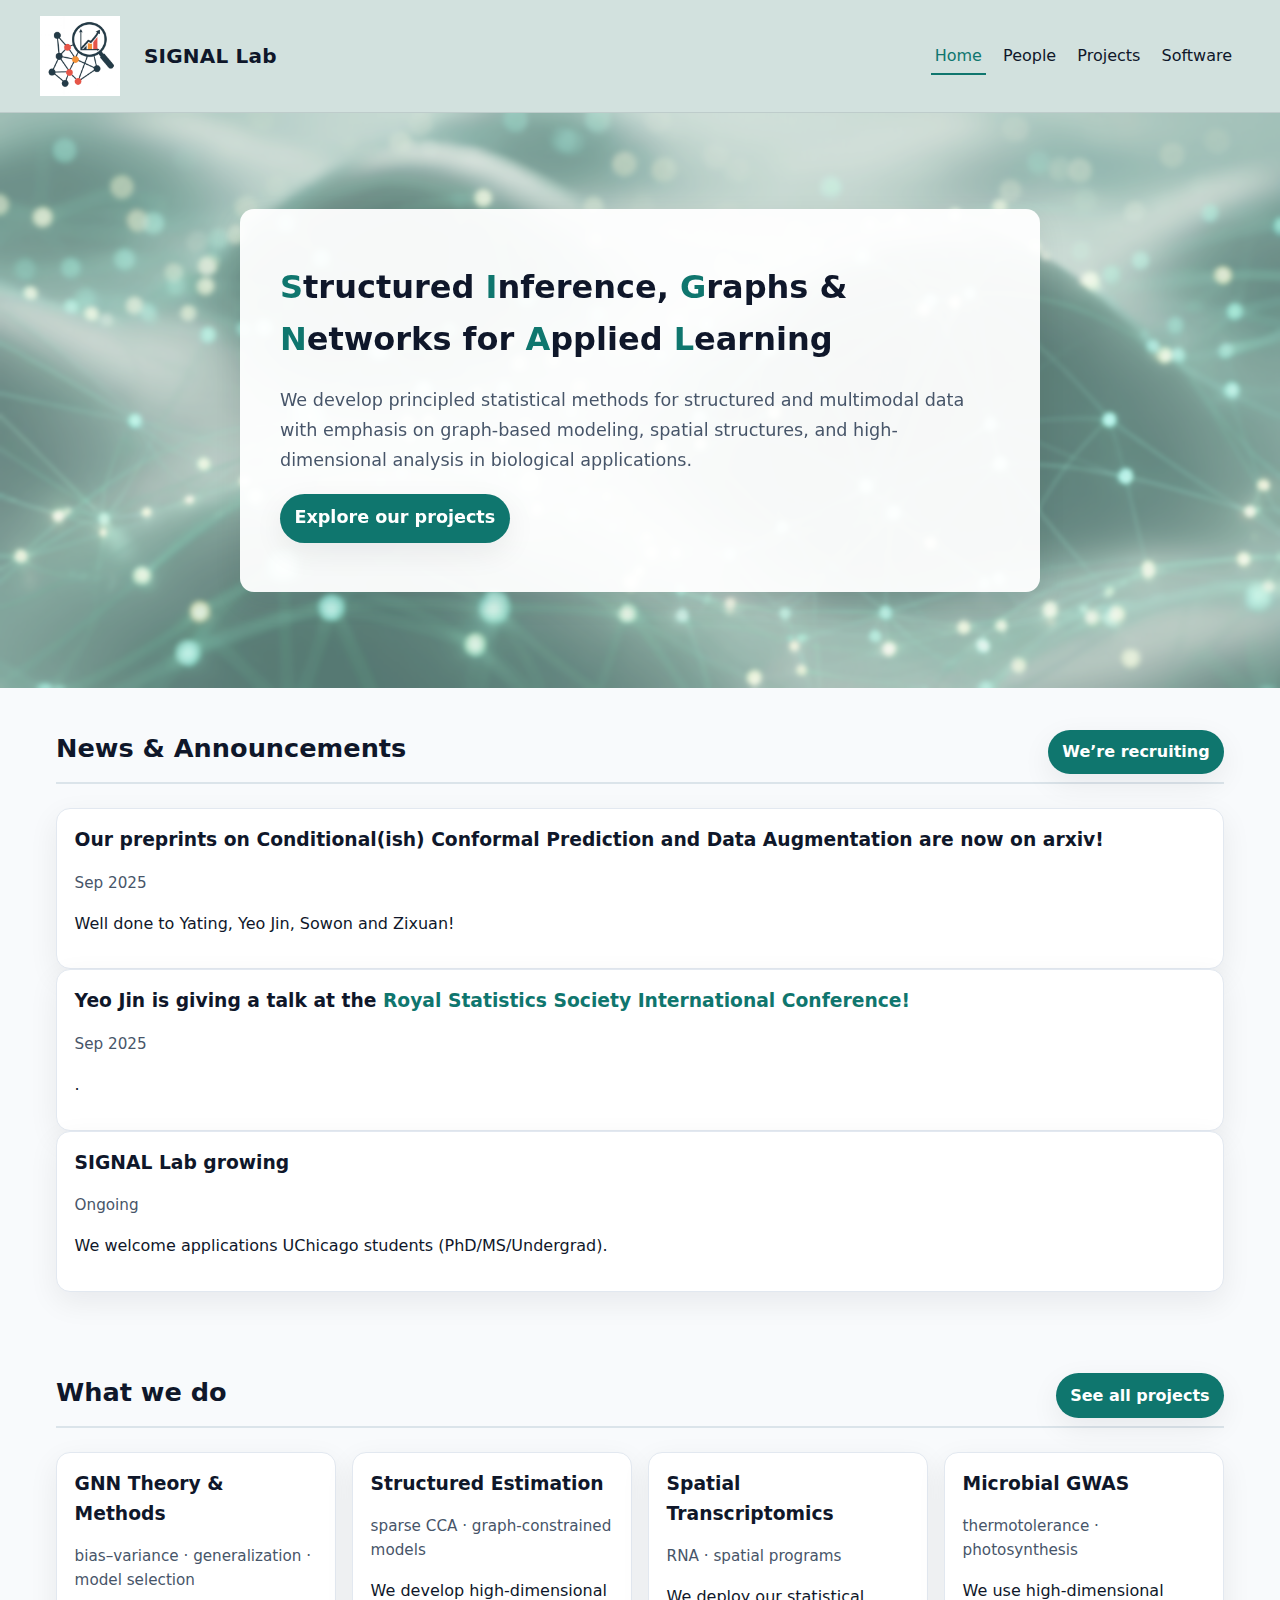
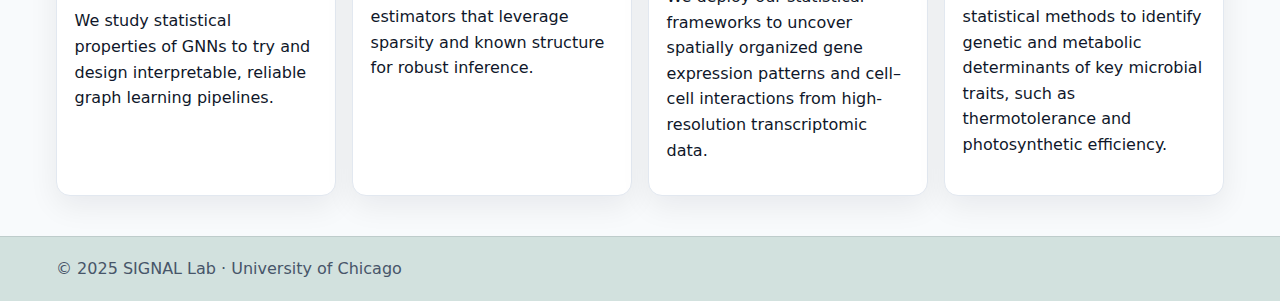
<file: index.html>
<!DOCTYPE html>
<html lang="en">
<head>
  <meta charset="utf-8" />
  <meta name="viewport" content="width=device-width,initial-scale=1" />
  <title>SIGNAL Lab | Home</title>
  <link rel="stylesheet" href="assets/styles.css" />
</head>
<body>
  <a href="#main" class="skip-link">Skip to content</a>

  <header class="site-header">
    <div class="container nav" role="navigation" aria-label="Main navigation">
      <a class="brand" href="index.html">
        <img src="images/logo.jpeg" alt="SIGNAL Lab logo" class="lab-logo" />
        <span class="name">SIGNAL Lab</span>
      </a>
      <nav class="primary-nav">
        <a href="index.html" class="current" aria-current="page">Home</a>
        <a href="people.html">People</a>
        <a href="projects.html">Projects</a>
        <a href="software.html">Software</a>
      </nav>
    </div>
  </header>

  <main id="main">

    <section class="section section-people">
      <div class="overlay-box">
        <h1>
          <span class="sig">S</span>tructured 
          <span class="sig">I</span>nference, 
          <span class="sig">G</span>raphs & 
          <span class="sig">N</span>etworks for 
          <span class="sig">A</span>pplied 
          <span class="sig">L</span>earning
        </h1>
        <p>
          We develop principled statistical methods for structured and multimodal data with emphasis on graph-based modeling, spatial structures, and high-dimensional analysis in biological applications.
        </p>
        <p style="margin-top:1rem;">
          <a class="btn" href="projects.html">Explore our projects</a>
        </p>
      </div>
    </section>
    


    <section class="section">
      <div class="container">
        <div class="section-header">
          <h2>News & Announcements</h2>
          <a class="btn" href="people.html">We’re recruiting</a>
        </div>

        <article class="card">
          <h3>Our preprints on Conditional(ish) Conformal Prediction and Data Augmentation are now on arxiv!</h3>
          <p class="meta">Sep 2025</p>
          <p>Well done to Yating, Yeo Jin, Sowon and Zixuan!</p>
        </article>

          <article class="card">
            <h3>Yeo Jin is giving a talk at the <a href="https://rss.org.uk/training-events/conference-2025/">Royal Statistics Society International Conference!</a></h3>
            <p class="meta">Sep 2025</p>
            <p>.</p>
          </article>


          <article class="card">
            <h3>SIGNAL Lab growing</h3>
            <p class="meta">Ongoing</p>
            <p>We welcome applications UChicago students (PhD/MS/Undergrad).</p>
          </article>
        </div>
      </div>
    </section>

    <section class="section" aria-labelledby="overview">
      <div class="container">
        <div class="section-header">
          <h2 id="overview">What we do</h2>
          <a class="btn" href="projects.html">See all projects</a>
        </div>

        <div class="grid grid-3">
          <article class="card">
            <h3>GNN Theory & Methods</h3>
            <p class="meta">bias–variance · generalization · model selection</p>
            <p>We study statistical properties of GNNs to try and design interpretable, reliable graph learning pipelines.</p>
          </article>
          <article class="card">
            <h3>Structured Estimation</h3>
            <p class="meta">sparse CCA · graph‑constrained models</p>
            <p>We develop high‑dimensional estimators that leverage sparsity and known structure for robust inference.</p>
          </article>
          <article class="card">
            <h3>Spatial Transcriptomics</h3>
            <p class="meta">RNA · spatial programs</p>
            <p>We deploy our statistical frameworks to uncover spatially organized gene expression patterns and cell–cell interactions from high-resolution transcriptomic data.</p>
          </article>
          <article class="card">
            <h3>Microbial GWAS</h3>
            <p class="meta">thermotolerance · photosynthesis</p>
            <p>We use high-dimensional statistical methods to identify genetic and metabolic determinants of key microbial traits, such as thermotolerance and photosynthetic efficiency.</p>
          </article>
        </div>
      </div>
    </section>
  </main>

  <footer class="site-footer">
    <div class="container">
      &copy; 2025 SIGNAL Lab · University of Chicago
    </div>
  </footer>
</body>
</html>
</file>
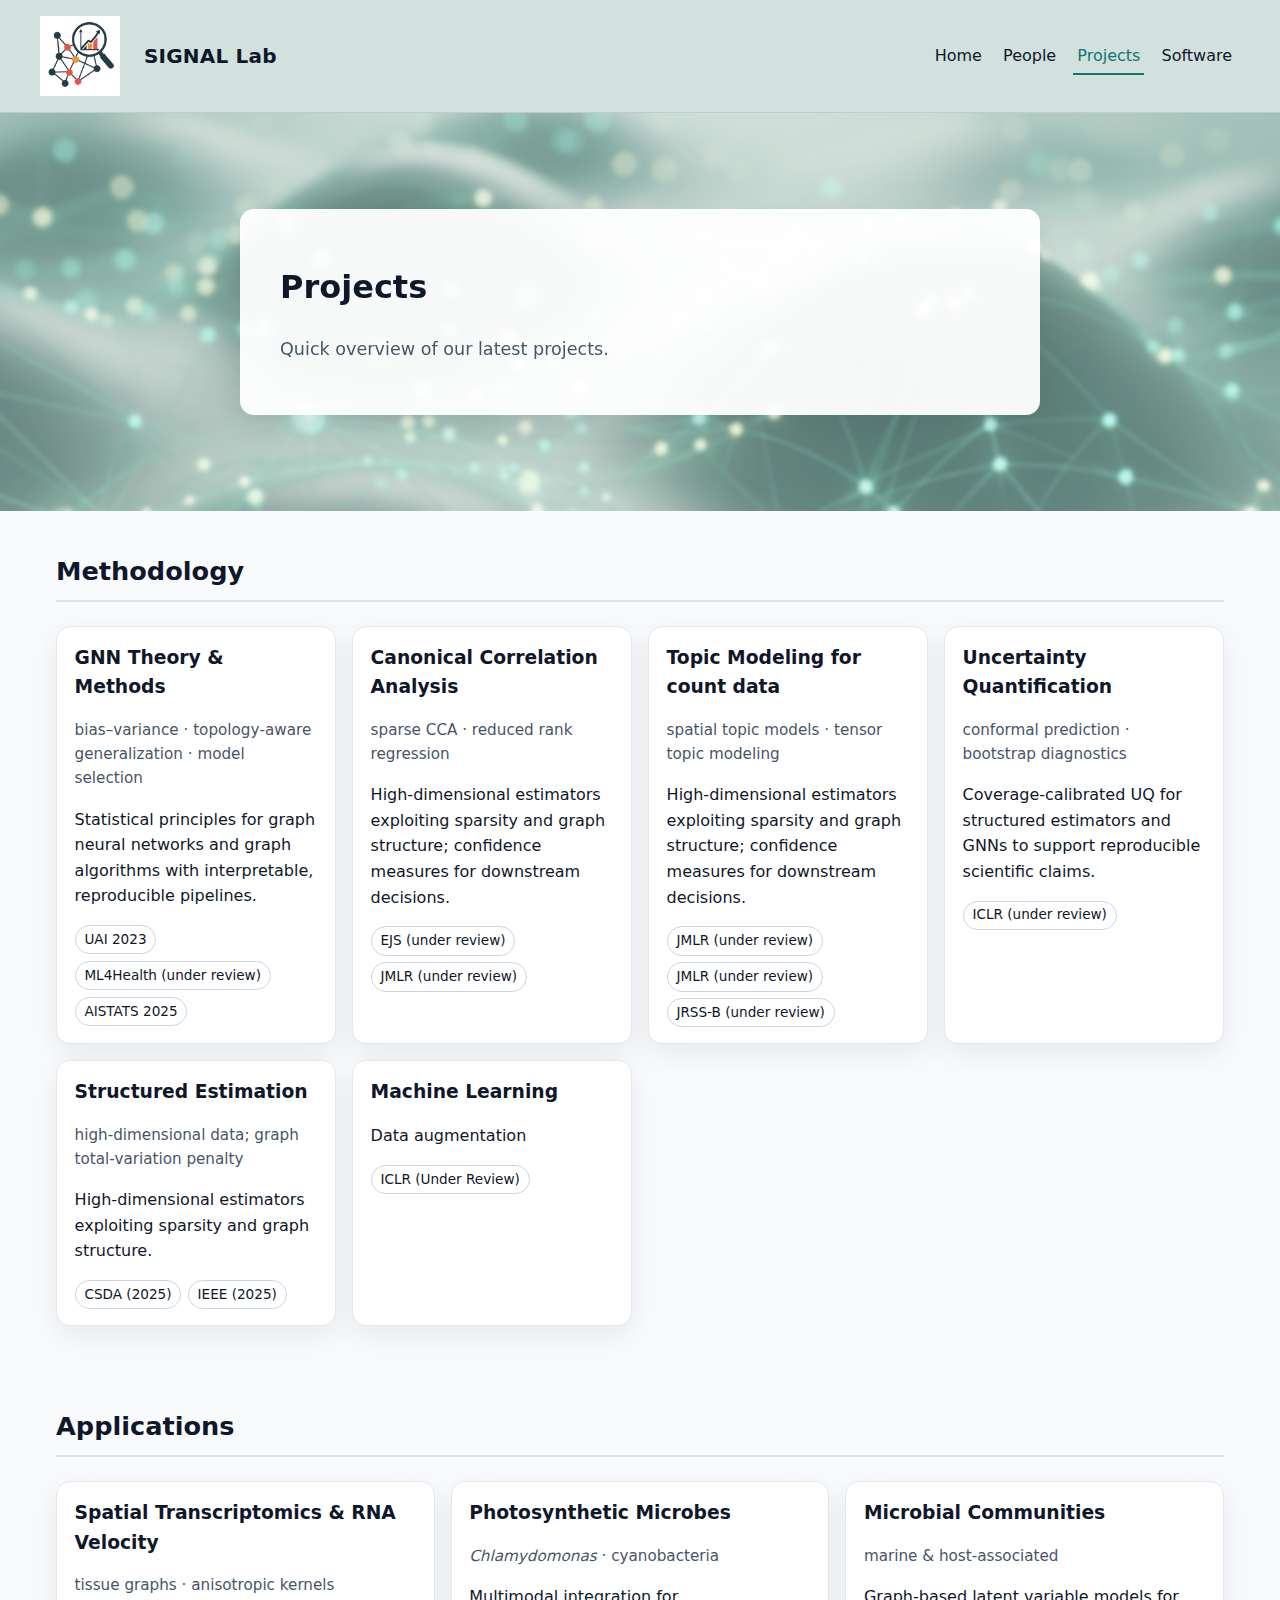
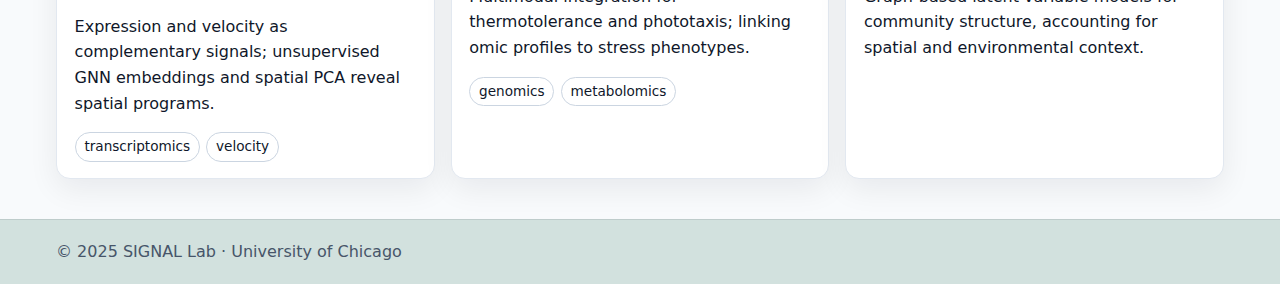
<file: projects.html>
<!DOCTYPE html>
<html lang="en">
<head>
  <meta charset="utf-8" />
  <meta name="viewport" content="width=device-width,initial-scale=1" />
  <title>SIGNAL Lab | Projects</title>
  <link rel="stylesheet" href="assets/styles.css" />
</head>
<body>
  <a href="#main" class="skip-link">Skip to content</a>

  <header class="site-header">
    <div class="container nav" role="navigation" aria-label="Main navigation">
      <a class="brand" href="index.html">
        <img src="images/logo.jpeg" alt="SIGNAL Lab logo" class="lab-logo" />
        <span class="name">SIGNAL Lab</span>
      </a>
      <nav class="primary-nav">
        <a href="index.html">Home</a>
        <a href="people.html">People</a>
        <a href="projects.html" class="current" aria-current="page">Projects</a>
        <a href="software.html">Software</a>
      </nav>
    </div>
  </header>

  <main id="main">

    <section class="section section-people">
      <div class="overlay-box">
        <h1>Projects</h1>
        <p>Quick overview of our latest projects.</p>
      </div>
    </section>

    <section class="section">
      <div class="container">
        <div class="section-header"><h2>Methodology</h2></div>
        <div class="grid grid-3">
          <article class="card">
            <h3>GNN Theory & Methods</h3>
            <p class="meta">bias–variance · topology‑aware generalization · model selection</p>
            <p>Statistical principles for graph neural networks and graph algorithms with interpretable, reproducible pipelines.</p>
            <div class="tags">
              <a class="tag" href="https://arxiv.org/pdf/2207.05887" target="_blank" rel="noopener noreferrer">UAI 2023</a>
              <a class="tag" href="https://arxiv.org/pdf/2505.14867" target="_blank" rel="noopener noreferrer"> ML4Health (under review)</a>
              <a class="tag" href="https://arxiv.org/pdf/2410.20068" target="_blank" rel="noopener noreferrer">AISTATS 2025</a>
            </div>
          </article>

          <article class="card">
            <h3>Canonical Correlation Analysis</h3>
            <p class="meta">sparse CCA · reduced rank regression</p>
            <p>High‑dimensional estimators exploiting sparsity and graph structure; confidence measures for downstream decisions.</p>
            <div class="tags">
              <a class="tag" href="https://arxiv.org/pdf/2507.11160" target="_blank" rel="noopener noreferrer">EJS (under review)</a>
              <a class="tag" href="https://arxiv.org/pdf/2405.19539" target="_blank" rel="noopener noreferrer">JMLR (under review)</a>
            </div>
          </article>

          <article class="card">
            <h3>Topic Modeling for count data</h3>
            <p class="meta">spatial topic models · tensor topic modeling</p>
            <p>High‑dimensional estimators exploiting sparsity and graph structure; confidence measures for downstream decisions.</p>
            <div class="tags">
              <a class="tag" href="https://arxiv.org/pdf/2310.06730" target="_blank" rel="noopener noreferrer">JMLR (under review)</a>
              <a class="tag" href="https://arxiv.org/pdf/2501.00535" target="_blank" rel="noopener noreferrer">JMLR (under review)</a>
              <a class="tag" href="https://arxiv.org/pdf/2412.14477?" target="_blank" rel="noopener noreferrer">JRSS-B (under review)</a>
            </div>
          </article>



          <article class="card">
            <h3>Uncertainty Quantification</h3>
            <p class="meta">conformal prediction · bootstrap diagnostics</p>
            <p>Coverage‑calibrated UQ for structured estimators and GNNs to support reproducible scientific claims.</p>
            <div class="tags">
              <a class="tag" href="https://arxiv.org/pdf/2509.24100?" target="_blank" rel="noopener noreferrer">ICLR (under review)</a>
            </div>
          </article>

          <article class="card">
            <h3>Structured Estimation</h3>
            <p class="meta">high-dimensional data; graph total-variation penalty</p>
            <p>High‑dimensional estimators exploiting sparsity and graph structure.</p>
            <div class="tags">
              <a class="tag" href="https://id.elsevier.com/as/authorization.oauth2?platSite=SD%2Fscience&additionalPlatSites=GH%2Fgeneralhospital%2CMDY%2Fmendeley%2CSC%2Fscopus%2CRX%2Freaxys&scope=openid%20email%20profile%20els_auth_info%20els_idp_info%20els_idp_analytics_attrs%20urn%3Acom%3Aelsevier%3Aidp%3Apolicy%3Aproduct%3Ainst_assoc&response_type=code&redirect_uri=https%3A%2F%2Fwww.sciencedirect.com%2Fuser%2Fidentity%2Flanding&authType=SINGLE_SIGN_IN&prompt=none&client_id=SDFE-v4&state=retryCounter%3D0%26csrfToken%3D6c8b88db-3534-4a64-b97f-95d01751ec6e%26idpPolicy%3Durn%253Acom%253Aelsevier%253Aidp%253Apolicy%253Aproduct%253Ainst_assoc%26returnUrl%3D%252Fscience%252Farticle%252Fpii%252FS0167947325001525%26prompt%3Dnone%26cid%3Darp-8d7991ce-70f1-4c05-9bb4-3e8a2a6ea290" target="_blank" rel="noopener noreferrer">CSDA (2025)</a>
              <a class="tag" href="https://ieeexplore.ieee.org/abstract/document/11190010/" target="_blank" rel="noopener noreferrer">IEEE (2025)</a>
            </div>
          </article>

          <article class="card">
            <h3>Machine Learning</h3>
            <p class="meta"></p>
            <p>Data augmentation</p>
            <div class="tags">
              <a class="tag" href="https://arxiv.org/pdf/2509.21479?" target="_blank" rel="noopener noreferrer">ICLR (Under Review)</a>
            </div>
          </article>


        </div>
      </div>
    </section>

    <section class="section">
      <div class="container">
        <div class="section-header"><h2>Applications</h2></div>
        <div class="grid grid-3">
          <article class="card">
            <h3>Spatial Transcriptomics & RNA Velocity</h3>
            <p class="meta">tissue graphs · anisotropic kernels</p>
            <p>Expression and velocity as complementary signals; unsupervised GNN embeddings and spatial PCA reveal spatial programs.</p>
            <div class="tags">
              <span class="tag">transcriptomics</span><span class="tag">velocity</span>
            </div>
          </article>

          <article class="card">
            <h3>Photosynthetic Microbes</h3>
            <p class="meta"><i>Chlamydomonas</i> · cyanobacteria</p>
            <p>Multimodal integration for thermotolerance and phototaxis; linking omic profiles to stress phenotypes.</p>
            <div class="tags">
              <span class="tag">genomics</span><span class="tag">metabolomics</span>
            </div>
          </article>

          <article class="card">
            <h3>Microbial Communities</h3>
            <p class="meta">marine & host‑associated</p>
            <p>Graph‑based latent variable models for community structure, accounting for spatial and environmental context.</p>
          </article>

        </div>
      </div>
    </section>
  </main>

  <footer class="site-footer">
    <div class="container">
      &copy; 2025 SIGNAL Lab · University of Chicago
    </div>
  </footer>
</body>
</html>
</file>
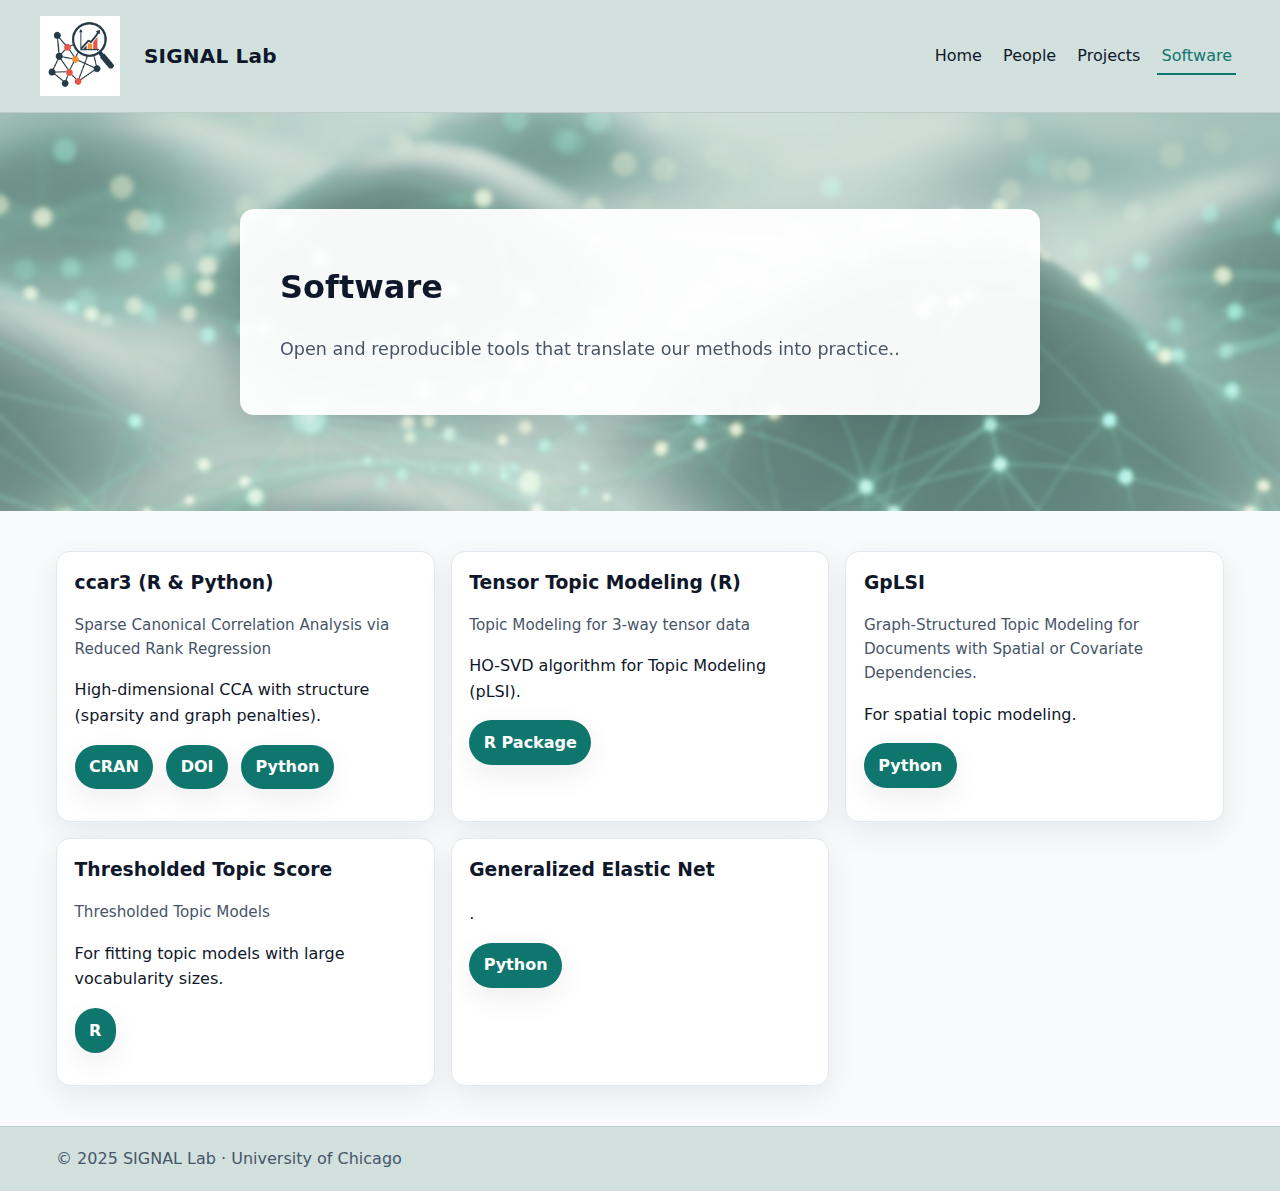
<file: software.html>
<!DOCTYPE html>
<html lang="en">
<head>
  <meta charset="utf-8" />
  <meta name="viewport" content="width=device-width,initial-scale=1" />
  <title>SIGNAL Lab | Software</title>
  <link rel="stylesheet" href="assets/styles.css" />
</head>
<body>
  <a href="#main" class="skip-link">Skip to content</a>

  <header class="site-header">
    <div class="container nav" role="navigation" aria-label="Main navigation">
      <a class="brand" href="index.html">
        <img src="images/logo.jpeg" alt="SIGNAL Lab logo" class="lab-logo" />
        <span class="name">SIGNAL Lab</span>
      </a>
      <nav class="primary-nav">
        <a href="index.html">Home</a>
        <a href="people.html">People</a>
        <a href="projects.html">Projects</a>
        <a href="software.html" class="current" aria-current="page">Software</a>
      </nav>
    </div>
  </header>

  <main id="main">
    <section class="section section-people">
      <div class="overlay-box">
        <h1>Software</h1>
        <p>Open and reproducible tools that translate our methods into practice..</p>
      </div>
    </section>

    <section class="section">
      <div class="container">
        <div class="grid grid-2">
          <article class="card">
            <h3>ccar3 (R & Python)</h3>
            <p class="meta">Sparse Canonical Correlation Analysis via Reduced Rank Regression</p>
            <p>High‑dimensional CCA with structure (sparsity and graph penalties).</p>
            <p>
              <a class="btn" href="https://cran.r-project.org/package=ccar3">CRAN</a>
              <a class="btn" href="https://doi.org/10.32614/CRAN.package.ccar3" style="margin-left:.5rem;">DOI</a>
              <a class="btn" href="https://github.com/donnate/pyccar3" style="margin-left:.5rem;">Python</a>
            </p>
          </article>

          <article class="card">
            <h3>Tensor Topic Modeling (R)</h3>
            <p class="meta"> Topic Modeling for 3-way tensor data</p>
            <p>HO-SVD algorithm for Topic Modeling (pLSI).</p>
            <p><a class="btn" href="">R Package</a></p>
          </article>

          <article class="card">
            <h3>GpLSI</h3>
            <p class="meta">Graph-Structured Topic Modeling for Documents with Spatial or Covariate Dependencies. </p>
            <p>For spatial topic modeling.</p>
            <p><a class="btn" href="https://github.com/yeojin-jung">Python</a></p>
          </article>

          <article class="card">
            <h3>Thresholded Topic Score</h3>
            <p class="meta">Thresholded Topic Models</p>
            <p>For fitting topic models with large vocabularity sizes.</p>
            <p><a class="btn" href="">R</a></p>
          </article>

          <article class="card">
            <h3>Generalized Elastic Net</h3>
            <p class="meta"> </p>
            <p>.</p>
            <p><a class="btn" href="https://github.com/donnate/genet">Python</a></p>
          </article>

        </div>
      </div>
    </section>
  </main>

  <footer class="site-footer">
    <div class="container">
      &copy; 2025 SIGNAL Lab · University of Chicago
    </div>
  </footer>
</body>
</html>
</file>
<file: assets/styles.css>
/* ====== SIGMA Lab — Base Styles ====== */
:root{
  --theme: #d2e1de;        /* requested theme color */
  --ink: #0f172a;          /* near-black (good contrast on theme/bg) */
  --ink-muted: #475569;    /* slate */
  --header: #56a39d;       /* header)= */
  --accent: #0f766e;       /* teal for links/buttons (AA contrast on theme) */
  --card-bg: #ffffff;
  --card-border: #e2e8f0;
  --shadow: 0 10px 30px rgba(2,6,23,.07);
  --radius: 14px;
  --container: 1200px;
}

* { box-sizing: border-box; }
html { scroll-behavior: smooth; }
body {
  margin: 0;
  font-family: ui-sans-serif, system-ui, -apple-system, Segoe UI, Roboto, "Helvetica Neue", Arial, "Noto Sans", "Liberation Sans", sans-serif;
  color: var(--ink);
  background-color: #f8fafc; /* subtle gray backdrop */
  line-height: 1.6;
}

/* Layout */
.container { max-width: var(--container); margin-inline: auto; padding-inline: 1rem; }

/* Skip link for accessibility */
.skip-link {
  position: absolute; left: -999px; padding: .5rem .75rem; background: #fff; color: var(--ink);
  border-radius: 8px; box-shadow: var(--shadow);
}
.skip-link:focus { left: 1rem; top: 1rem; z-index: 1000; }


.lab-logo {
  height: 80px;           /* Adjust to fit nicely in your header */
  width: auto;            /* Keeps proportions */
  margin-right: 0.75rem;  /* Adds space before the lab name */
  vertical-align: middle; /* Aligns with text */
}

/* Header / Nav */

a {
  color: var(--accent);
  text-decoration: none;
}

a:hover {
  color: #0d9488; /* a slightly lighter teal for hover */
  text-decoration: underline;
}

.site-header {
  background: var(--theme);
  border-bottom: 1px solid rgba(15,23,42,.1);
}
.nav {
  display: flex; align-items: center; justify-content: space-between; gap: 1rem; padding: 1rem 0;
}
.brand { display: flex; align-items: center; gap: .75rem; text-decoration: none; color: var(--ink); }
.brand .logo {
  width: 40px; height: 40px; display: inline-block; background: #0b3d3a10; border-radius: 10px;
}
.brand .name { font-weight: 800; letter-spacing: .2px; font-size: 1.25rem; }
.primary-nav a {
  text-decoration: none; color: var(--ink); padding: .5rem .25rem; margin: 0 .25rem;
  border-bottom: 2px solid transparent;
}
.primary-nav a:hover { border-bottom-color: var(--accent); }
.primary-nav a.current { border-bottom-color: var(--accent); color: var(--accent); }

/* Hero */
.hero {
  background: var(--theme);
  padding: 4rem 0 3rem;
}
.hero h1 { margin: 0 0 .5rem; font-size: clamp(2rem, 2.6vw + 1rem, 3rem); }
.hero p  { color: var(--ink-muted); max-width: 58ch; }

/* Sections */
.section { padding: 2.5rem 0; }
.section-header {
  display: flex; align-items: baseline; justify-content: space-between; gap: 1rem;
  border-bottom: 2px solid #dbe4ea; padding-bottom: .5rem; margin-bottom: 1.5rem;
}
.section h2 { margin: 0; font-size: 1.6rem; }

/* Cards & grids */
.grid { display: grid; gap: 1rem; }
.grid-2 { grid-template-columns: repeat(auto-fit, minmax(320px, 1fr)); }
.grid-3 { grid-template-columns: repeat(auto-fit, minmax(260px, 1fr)); }
.card {
  background: var(--card-bg); border: 1px solid var(--card-border); border-radius: var(--radius); box-shadow: var(--shadow);
  padding: 1rem 1.1rem;
}
.card h3 { margin-top: 0; margin-bottom: .25rem; }
.meta { color: var(--ink-muted); font-size: .95rem; }

/* Buttons / links */
.btn {
  display: inline-block; padding: .6rem .9rem; border-radius: 999px; text-decoration: none; font-weight: 600;
  background: var(--accent); color: white; box-shadow: var(--shadow);
}
.btn:hover { filter: brightness(0.95); }

/* Footer */
.site-footer {
  background: var(--theme); border-top: 1px solid rgba(15,23,42,.1); padding: 1.2rem 0; color: var(--ink-muted);
}

/* People cards */
.person {
  display: grid; grid-template-columns: 76px 1fr; gap: .9rem; align-items: center;
}
.person img { width: 76px; height: 76px; object-fit: cover; border-radius: 50%; border: 3px solid #ffffff; box-shadow: var(--shadow); }
.person .role { color: var(--ink-muted); margin: 0; }

/* Project tags */
.tags { display: flex; gap: .4rem; flex-wrap: wrap; margin-top: .25rem; }
.tag {
  border: 1px solid #cbd5e1; border-radius: 999px; padding: .18rem .55rem; font-size: .85rem; color: #0f172a;
  background: #ffffffaa;
}

/* Responsive adjustments */
@media (max-width: 640px) {
  .primary-nav { font-size: .95rem; }
}



/* ====== PEOPLE SECTION WITH BACKGROUND IMAGE ====== */
.section-people {
  position: relative;
  background-image: url("../images/background.png"); /* ✅ correct syntax */
  background-size: cover;
  background-position: center;
  background-attachment: fixed; /* optional for parallax feel */
  color: var(--ink);
  padding: 6rem 0;
}

/* subtle overlay for readability */
.section-people::before {
  content: "";
  position: absolute;
  inset: 0;
  background: rgba(210, 225, 222, 0.2); /* soft overlay matching theme */
  backdrop-filter: blur(2px);
}

/* text box */
.overlay-box {
  position: relative;
  z-index: 1;
  background: rgba(255, 255, 255, 0.95);
  border-radius: var(--radius);
  box-shadow: var(--shadow);
  max-width: 800px;
  margin: 0 auto;
  padding: 2rem 2.5rem;
  text-align: left;
}

.overlay-box h2 {
  font-size: clamp(2rem, 2.4vw + 0.5rem, 2.8rem); /* scales but stays large */
  font-weight: 800;
  color: var(--ink);
  line-height: 1.2;
  margin-bottom: 0.75rem;
}

.overlay-box p {
  color: var(--ink-muted);
  font-size: 1.1rem;
  line-height: 1.7;
}


/* Highlight SIGNAL initials */
.sig {
  color: var(--accent);                   /* optional: teal letter color */
  font-weight: 700;
  text-decoration: none;                  /* remove default underline */
}
</file>
